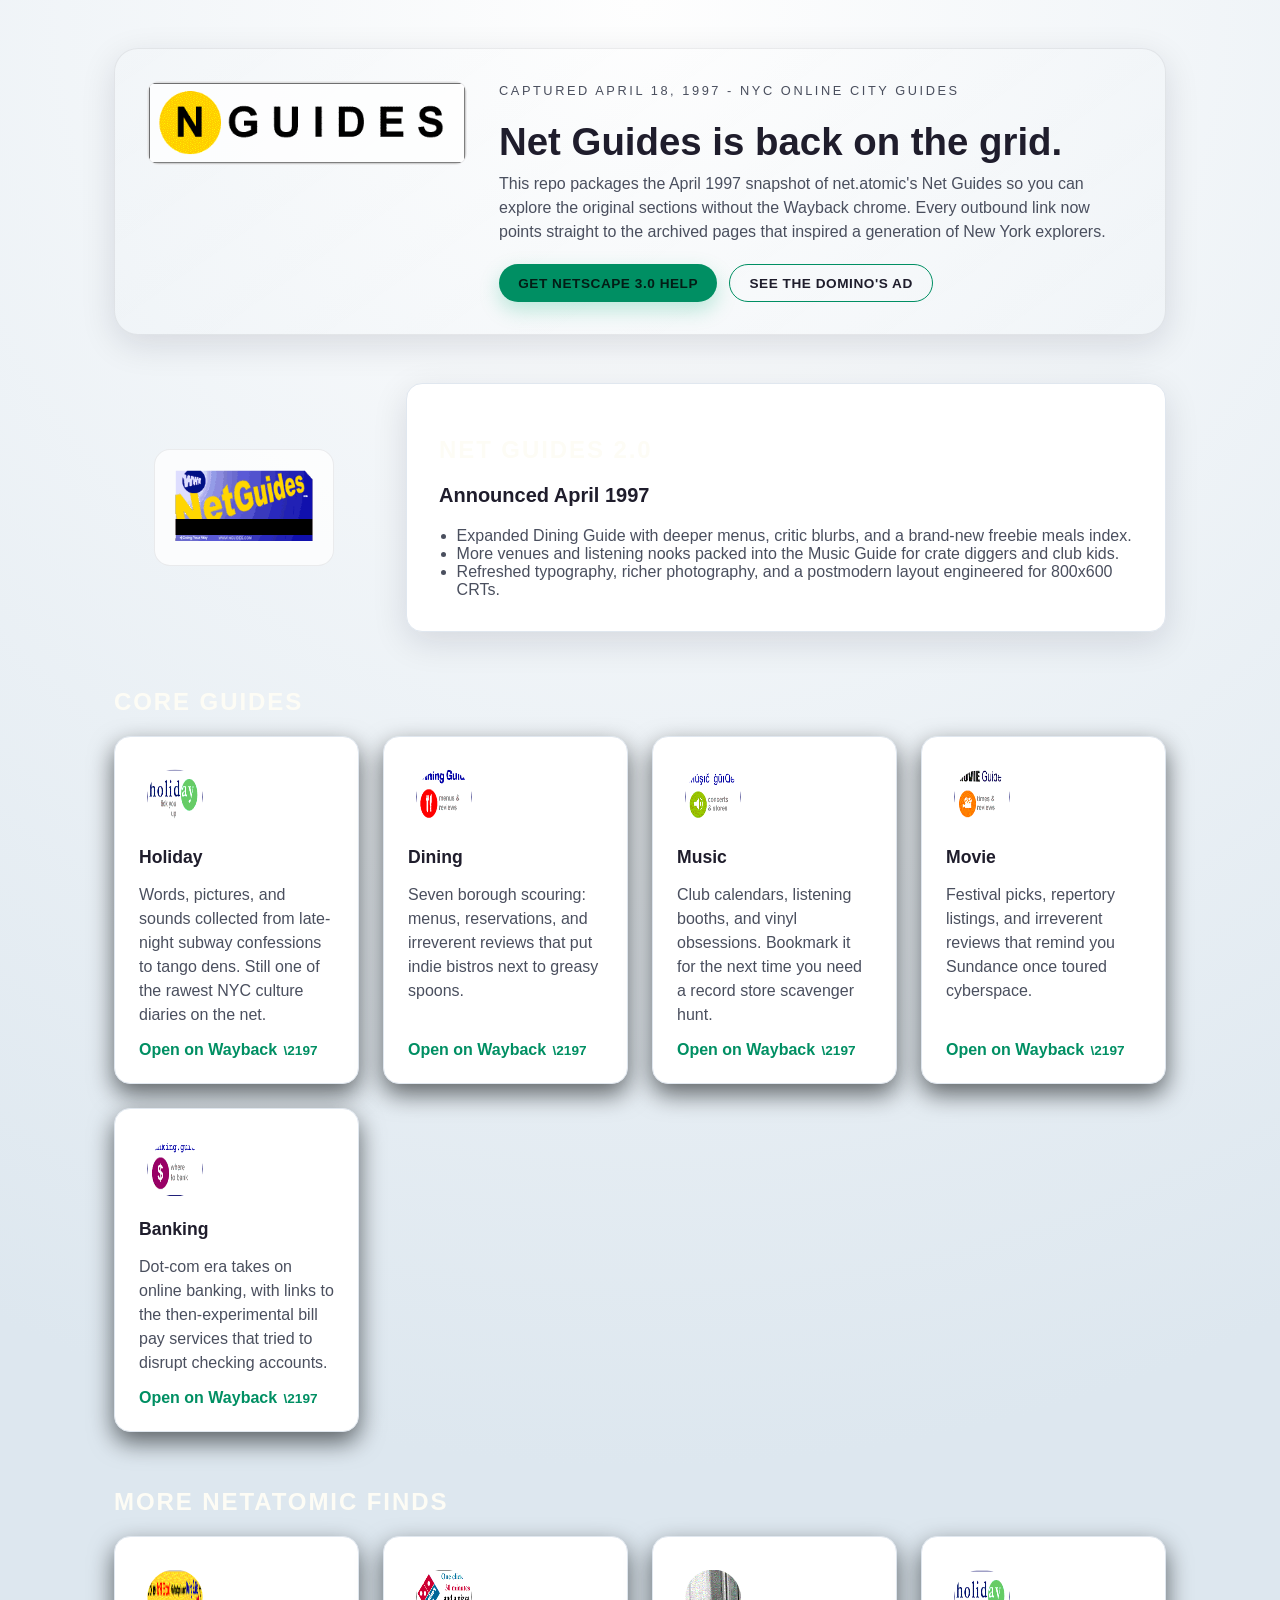
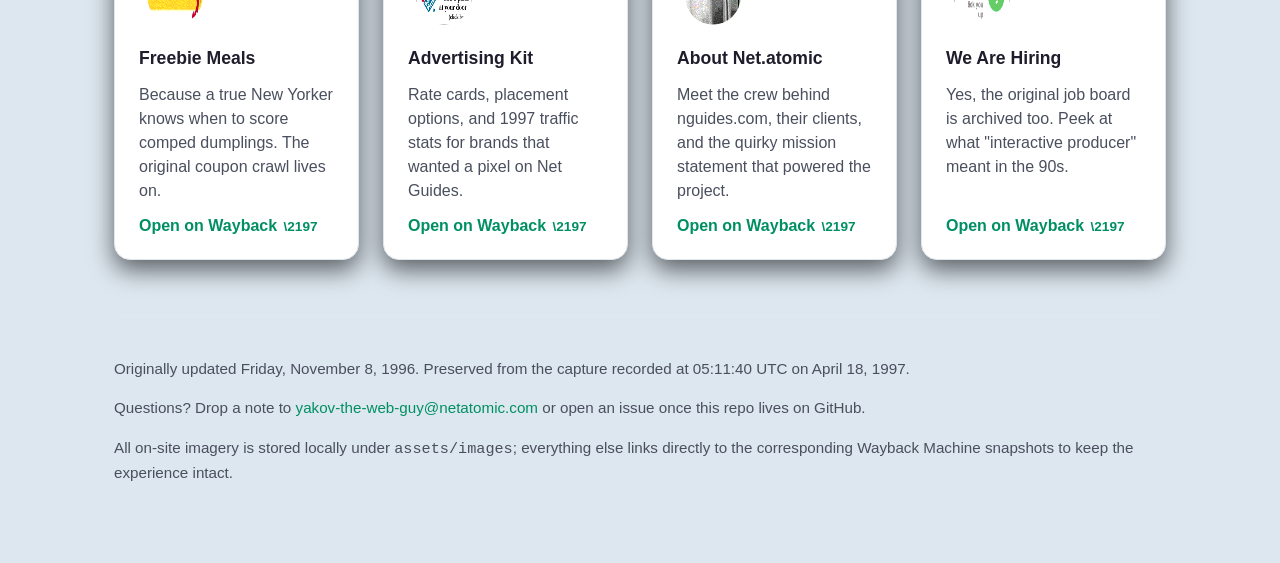
<file: index.html>
<!DOCTYPE html>
<html lang="en">
<head>
  <meta charset="utf-8">
  <meta name="viewport" content="width=device-width, initial-scale=1">
  <meta name="description" content="A cleaned-up snapshot of Net Guides (1997) with working Wayback Machine links.">
  <title>Net Guides - 1997 Snapshot</title>
  <link rel="stylesheet" href="assets/styles.css">
</head>
<body>
  <main>
    <header class="hero">
      <img src="assets/images/nguide.gif" alt="Net Guides title card">
      <div class="hero__content">
        <p class="eyebrow">Captured April 18, 1997 - NYC online city guides</p>
        <h1>Net Guides is back on the grid.</h1>
        <p>
          This repo packages the April 1997 snapshot of net.atomic's Net Guides so you can explore
          the original sections without the Wayback chrome. Every outbound link now points straight
          to the archived pages that inspired a generation of New York explorers.
        </p>
        <div class="hero__actions">
          <a class="btn" href="https://web.archive.org/web/19970418051140/http://www.nguides.com/netscape/" rel="noreferrer noopener" target="_blank">Get Netscape 3.0 help</a>
          <a class="btn btn--ghost" href="https://web.archive.org/web/19970418051140/http://www.nguides.com/dominos/" rel="noreferrer noopener" target="_blank">See the Domino's ad</a>
        </div>
      </div>
    </header>

    <section class="news">
      <figure class="news__image">
        <img src="assets/images/ng-card.gif" alt="Net Guides 2.0 card" style="width:100%;height:auto;">
      </figure>
      <article class="news__card">
        <h2>Net Guides 2.0</h2>
        <h3>Announced April 1997</h3>
        <ul>
          <li>Expanded Dining Guide with deeper menus, critic blurbs, and a brand-new freebie meals index.</li>
          <li>More venues and listening nooks packed into the Music Guide for crate diggers and club kids.</li>
          <li>Refreshed typography, richer photography, and a postmodern layout engineered for 800x600 CRTs.</li>
        </ul>
      </article>
    </section>

    <section>
      <h2>Core Guides</h2>
      <div class="card-grid">
        <article class="card">
          <img src="assets/images/h-icon.gif" class="card__icon" alt="Holiday icon">
          <h3 class="card__title">Holiday</h3>
          <p class="card__body">Words, pictures, and sounds collected from late-night subway confessions to tango dens. Still one of the rawest NYC culture diaries on the net.</p>
          <div class="card__actions">
            <a class="card__link" href="https://web.archive.org/web/19970418050812/http://www.netatomic.com/holiday/" target="_blank" rel="noreferrer noopener">Open on Wayback</a>
          </div>
        </article>

        <article class="card">
          <img src="assets/images/dg-icon.gif" class="card__icon" alt="Dining icon">
          <h3 class="card__title">Dining</h3>
          <p class="card__body">Seven borough scouring: menus, reservations, and irreverent reviews that put indie bistros next to greasy spoons.</p>
          <div class="card__actions">
            <a class="card__link" href="https://web.archive.org/web/19970418050829/http://www.netatomic.com/dining/" target="_blank" rel="noreferrer noopener">Open on Wayback</a>
          </div>
        </article>

        <article class="card">
          <img src="assets/images/mg-icon.gif" class="card__icon" alt="Music icon">
          <h3 class="card__title">Music</h3>
          <p class="card__body">Club calendars, listening booths, and vinyl obsessions. Bookmark it for the next time you need a record store scavenger hunt.</p>
          <div class="card__actions">
            <a class="card__link" href="https://web.archive.org/web/19970418050846/http://www.netatomic.com/music/" target="_blank" rel="noreferrer noopener">Open on Wayback</a>
          </div>
        </article>

        <article class="card">
          <img src="assets/images/movg-icon.gif" class="card__icon" alt="Movie icon">
          <h3 class="card__title">Movie</h3>
          <p class="card__body">Festival picks, repertory listings, and irreverent reviews that remind you Sundance once toured cyberspace.</p>
          <div class="card__actions">
            <a class="card__link" href="https://web.archive.org/web/19970418050903/http://www.netatomic.com/movie/" target="_blank" rel="noreferrer noopener">Open on Wayback</a>
          </div>
        </article>

        <article class="card">
          <img src="assets/images/bg-icon.gif" class="card__icon" alt="Banking icon">
          <h3 class="card__title">Banking</h3>
          <p class="card__body">Dot-com era takes on online banking, with links to the then-experimental bill pay services that tried to disrupt checking accounts.</p>
          <div class="card__actions">
            <a class="card__link" href="https://web.archive.org/web/19970418050919/http://www.netatomic.com/banking/" target="_blank" rel="noreferrer noopener">Open on Wayback</a>
          </div>
        </article>
      </div>
    </section>

    <section>
      <h2>More Netatomic Finds</h2>
      <div class="card-grid">
        <article class="card">
          <img src="assets/images/freebie.gif" class="card__icon" alt="Freebie icon">
          <h3 class="card__title">Freebie Meals</h3>
          <p class="card__body">Because a true New Yorker knows when to score comped dumplings. The original coupon crawl lives on.</p>
          <div class="card__actions">
            <a class="card__link" href="https://web.archive.org/web/19970418051031/http://www.netatomic.com/freebie/index.html" target="_blank" rel="noreferrer noopener">Open on Wayback</a>
          </div>
        </article>

        <article class="card">
          <img src="assets/images/ad.gif" class="card__icon" alt="Advertising icon">
          <h3 class="card__title">Advertising Kit</h3>
          <p class="card__body">Rate cards, placement options, and 1997 traffic stats for brands that wanted a pixel on Net Guides.</p>
          <div class="card__actions">
            <a class="card__link" href="https://web.archive.org/web/19970418051057/http://www.netatomic.com/ads/" target="_blank" rel="noreferrer noopener">Open on Wayback</a>
          </div>
        </article>

        <article class="card">
          <img src="assets/images/nguide-logo-bottom.gif" class="card__icon" alt="Netatomic logo">
          <h3 class="card__title">About Net.atomic</h3>
          <p class="card__body">Meet the crew behind nguides.com, their clients, and the quirky mission statement that powered the project.</p>
          <div class="card__actions">
            <a class="card__link" href="https://web.archive.org/web/19970418051115/http://www.netatomic.com/about/" target="_blank" rel="noreferrer noopener">Open on Wayback</a>
          </div>
        </article>

        <article class="card">
          <img src="assets/images/h-icon.gif" class="card__icon" alt="Hiring icon">
          <h3 class="card__title">We Are Hiring</h3>
          <p class="card__body">Yes, the original job board is archived too. Peek at what "interactive producer" meant in the 90s.</p>
          <div class="card__actions">
            <a class="card__link" href="https://web.archive.org/web/19970418051125/http://www.netatomic.com/hiring/" target="_blank" rel="noreferrer noopener">Open on Wayback</a>
          </div>
        </article>
      </div>
    </section>

    <footer>
      <p>Originally updated Friday, November 8, 1996. Preserved from the capture recorded at 05:11:40 UTC on April 18, 1997.</p>
      <p>Questions? Drop a note to <a href="mailto:yakov-the-web-guy@netatomic.com">yakov-the-web-guy@netatomic.com</a> or open an issue once this repo lives on GitHub.</p>
      <p>All on-site imagery is stored locally under <code>assets/images</code>; everything else links directly to the corresponding Wayback Machine snapshots to keep the experience intact.</p>
    </footer>
  </main>
</body>
</html>
</file>
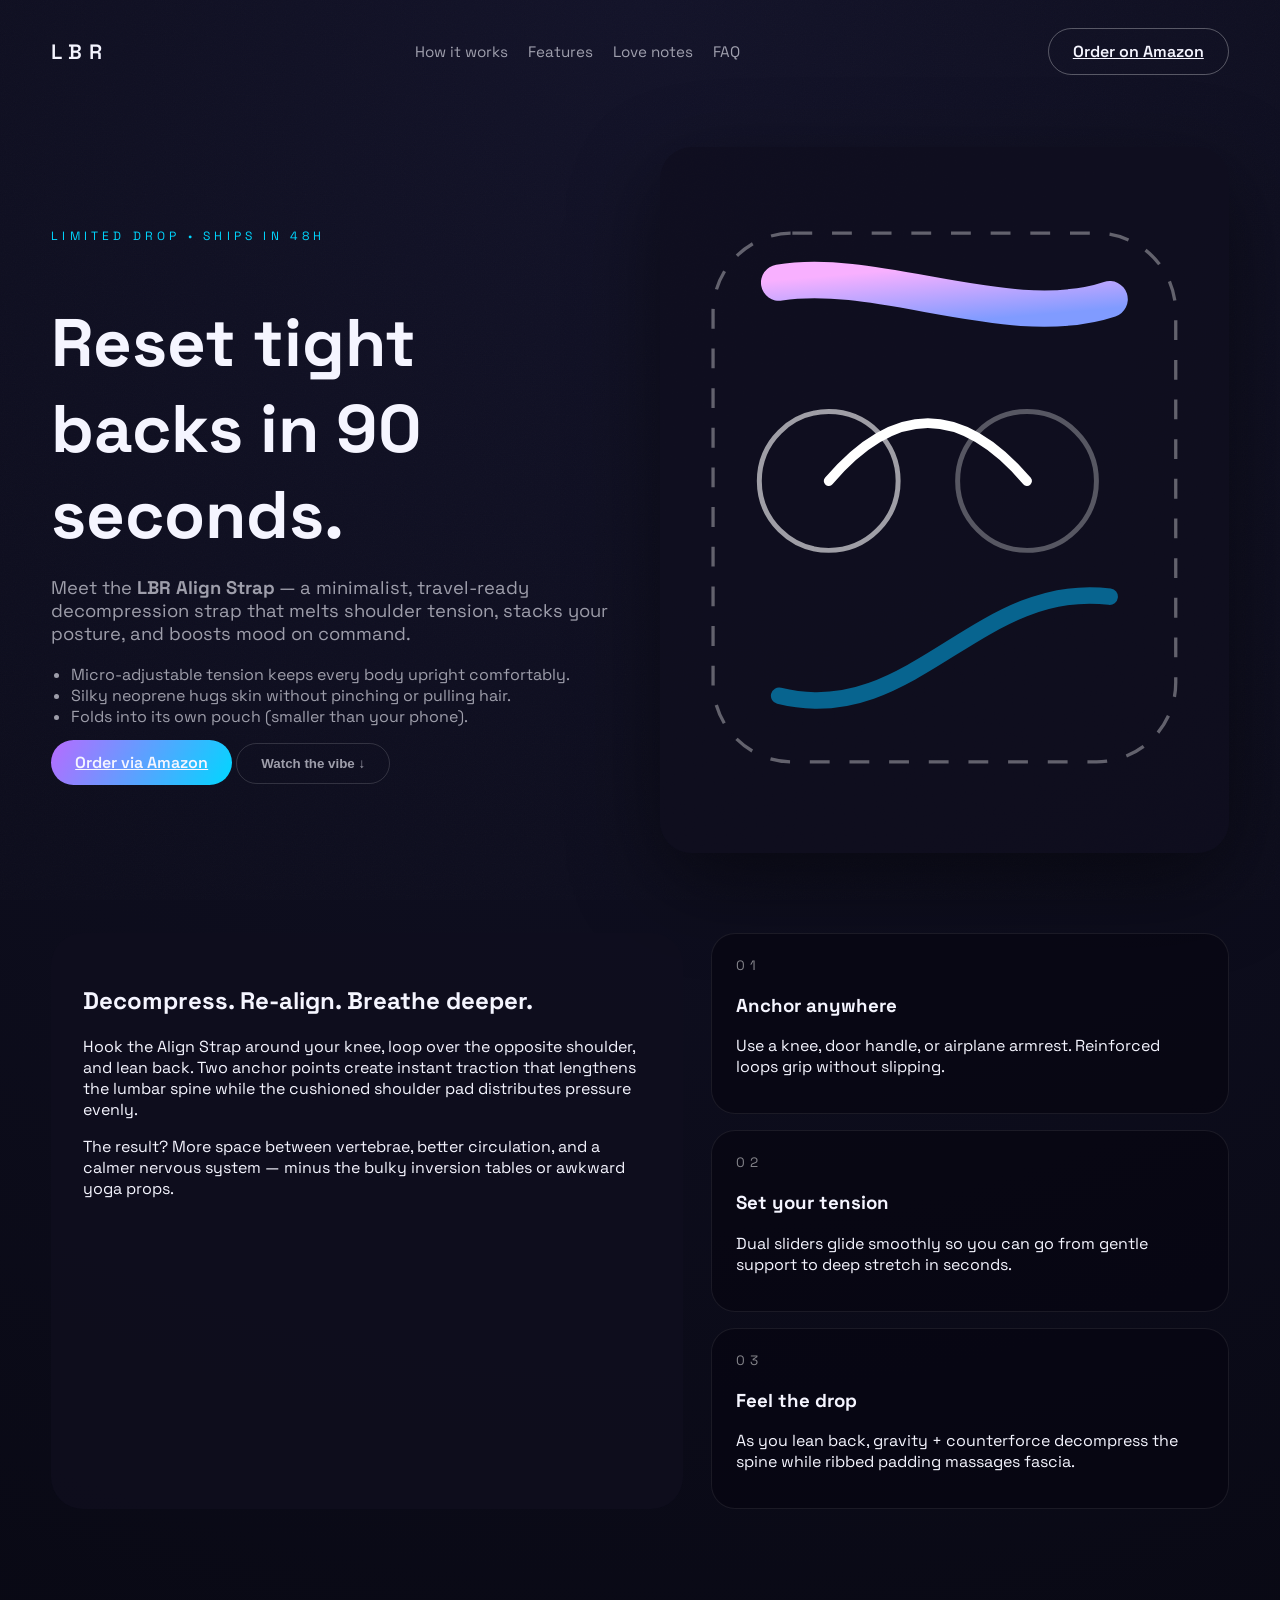
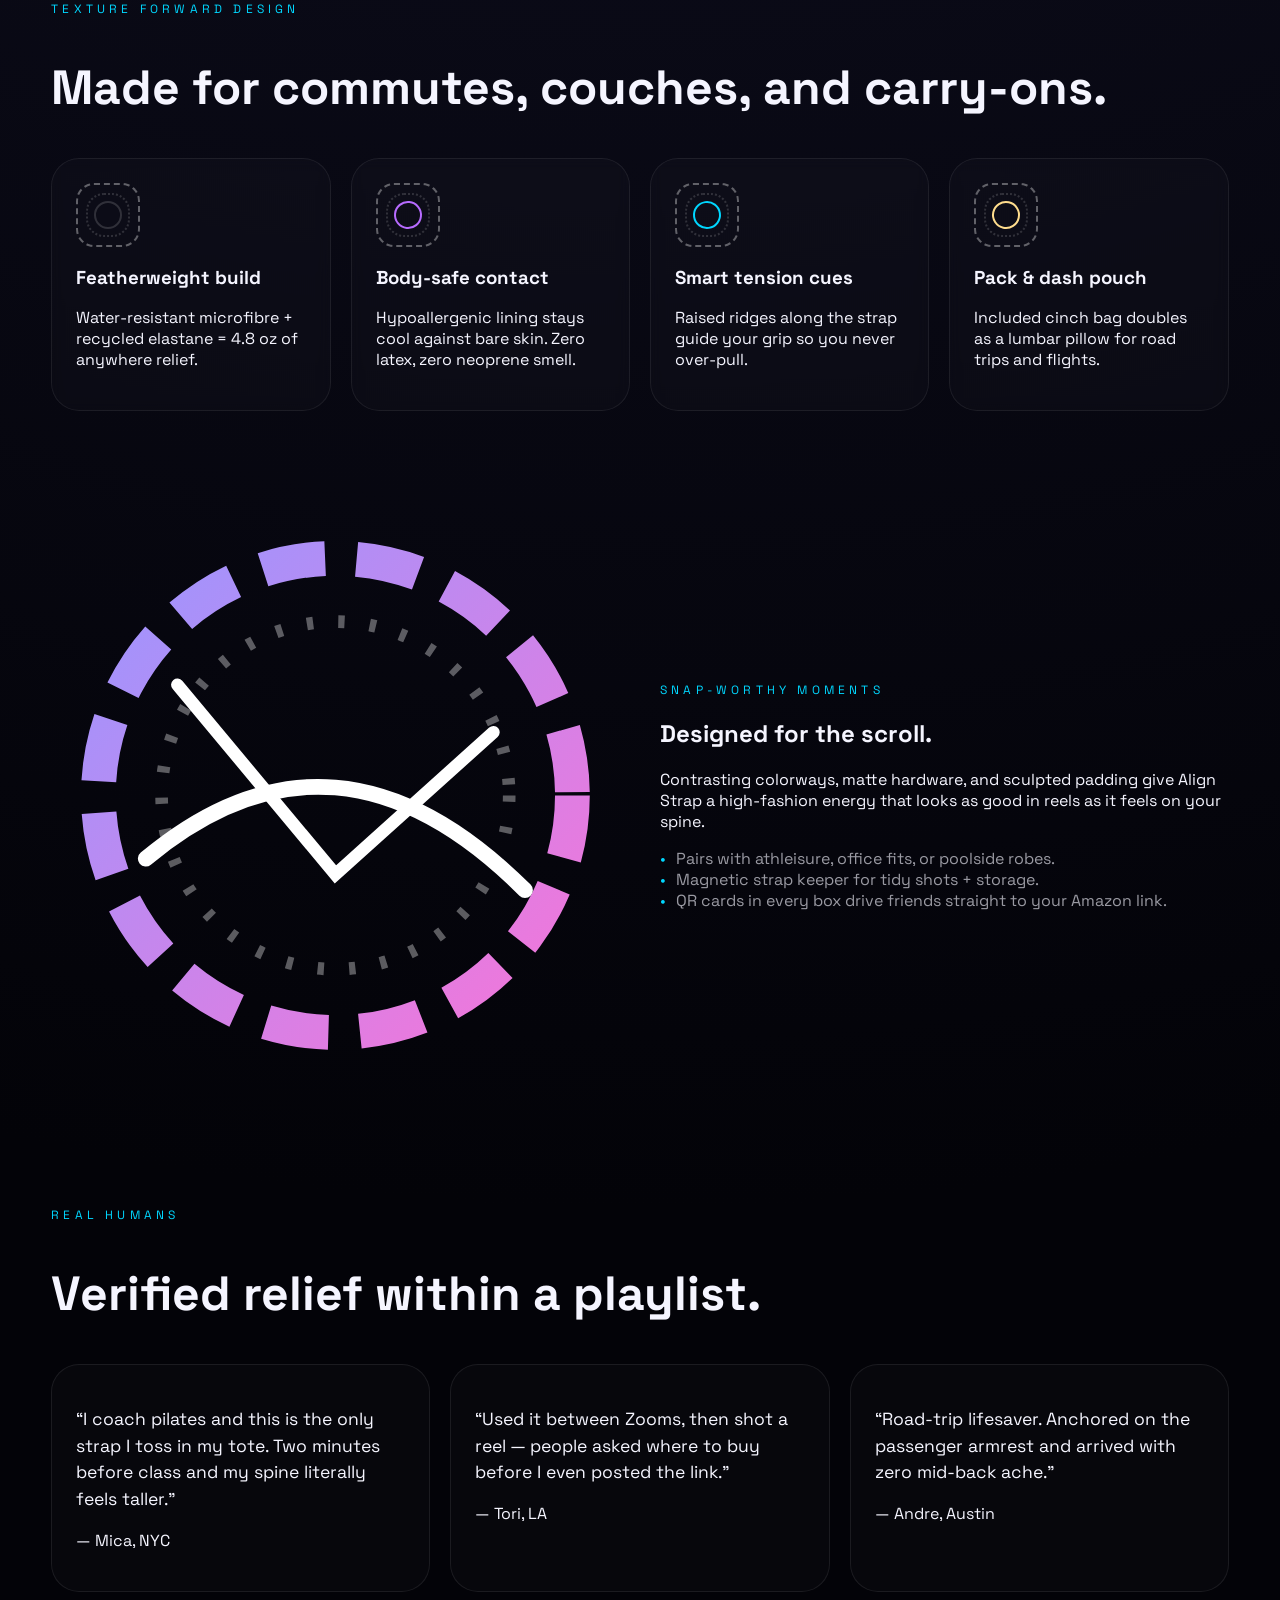
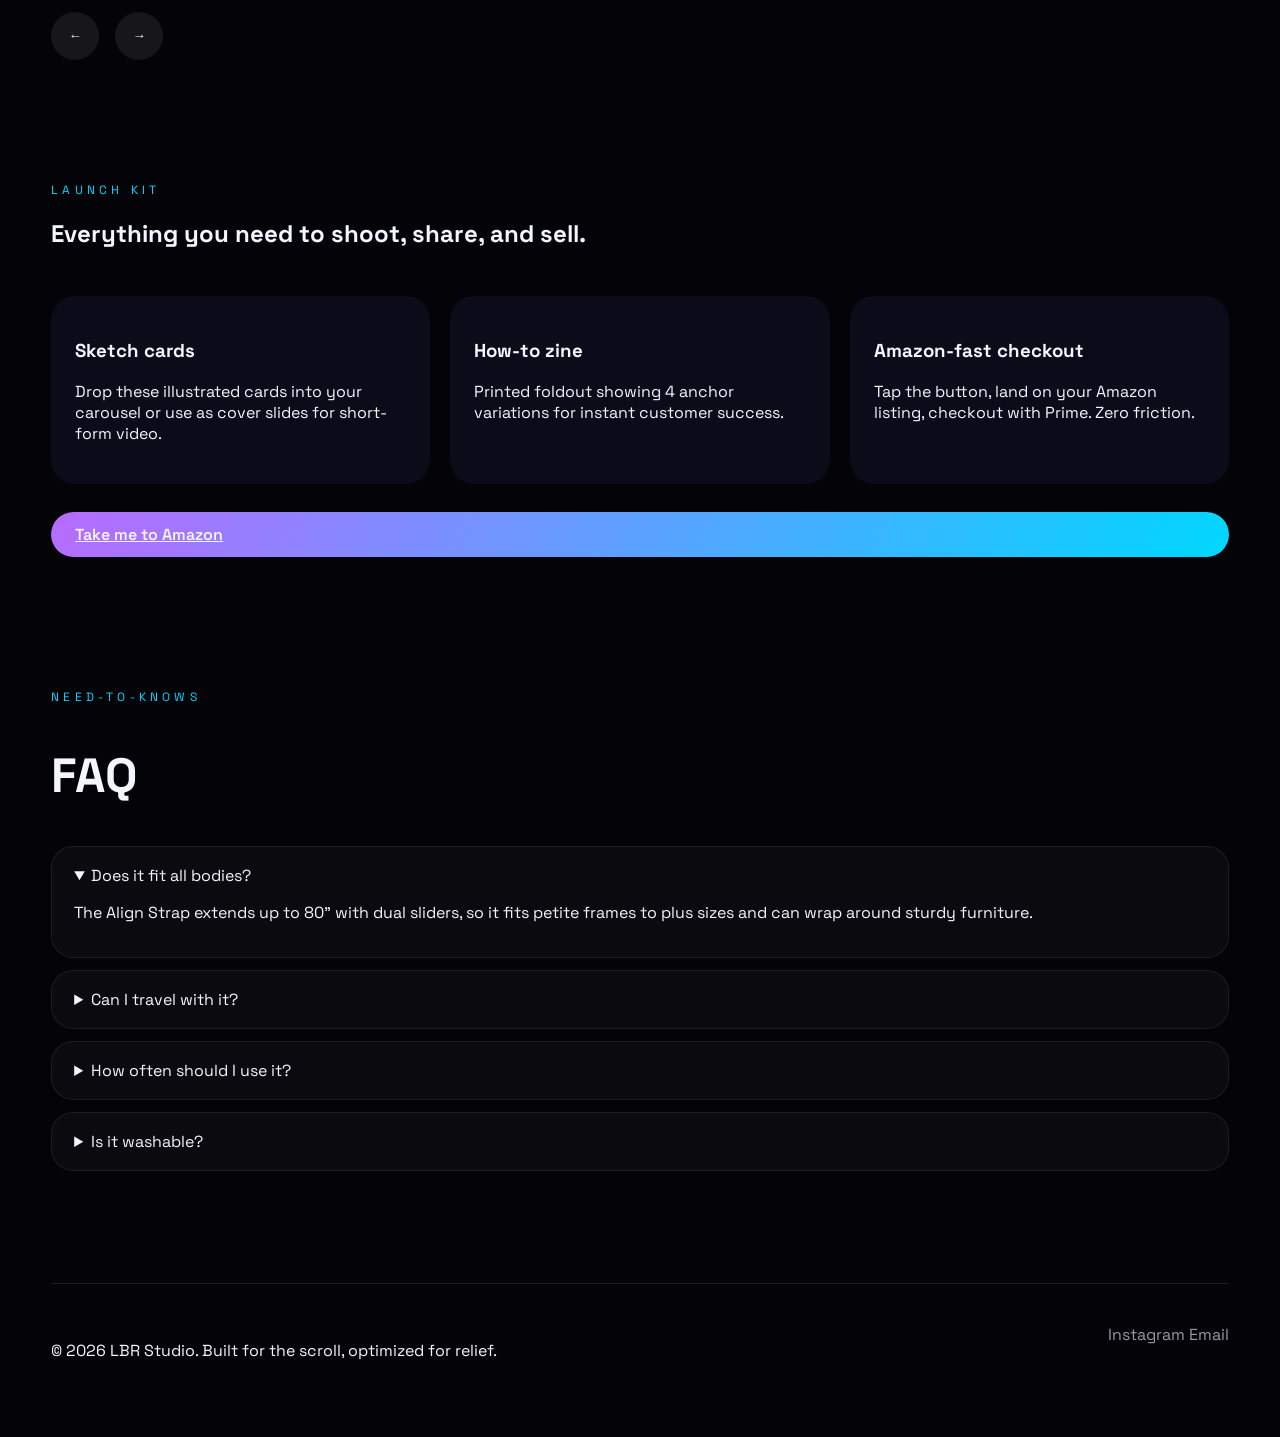
<file: LBR/index.html>
<!DOCTYPE html>
<html lang="en">
  <head>
    <meta charset="UTF-8" />
    <meta name="viewport" content="width=device-width, initial-scale=1" />
    <title>LBR Align Strap — Instant posture reset on demand</title>
    <meta name="description" content="LBR Align Strap is a compact, travel-ready posture aid that decompresses your back in 90 seconds and keeps you flowing all day." />
    <link rel="preconnect" href="https://fonts.googleapis.com" />
    <link rel="preconnect" href="https://fonts.gstatic.com" crossorigin />
    <link href="https://fonts.googleapis.com/css2?family=Space+Grotesk:wght@400;500;600;700&display=swap" rel="stylesheet" />
    <link rel="stylesheet" href="styles.css" />
  </head>
  <body>
    <div class="grain"></div>
    <header class="shell">
      <div class="logo">LBR</div>
      <nav>
        <a href="#science">How it works</a>
        <a href="#features">Features</a>
        <a href="#testimonials">Love notes</a>
        <a href="#faq">FAQ</a>
      </nav>
      <a class="ghost-btn" href="https://amzn.eu/d/066GnpsB" target="_blank" rel="noopener">Order on Amazon</a>
    </header>

    <main>
      <section class="hero shell">
        <div class="hero-copy">
          <p class="eyebrow">Limited drop • Ships in 48h</p>
          <h1>Reset tight backs in 90 seconds.</h1>
          <p class="lede">
            Meet the <strong>LBR Align Strap</strong> — a minimalist, travel-ready decompression strap that melts shoulder tension, stacks your posture, and boosts mood on command.
          </p>
          <ul class="hero-points">
            <li>Micro-adjustable tension keeps every body upright comfortably.</li>
            <li>Silky neoprene hugs skin without pinching or pulling hair.</li>
            <li>Folds into its own pouch (smaller than your phone).</li>
          </ul>
          <div class="cta-group">
            <a class="primary-btn" href="https://amzn.eu/d/066GnpsB" target="_blank" rel="noopener">Order via Amazon</a>
            <button class="secondary-btn" id="scroll-to-story">Watch the vibe ↓</button>
          </div>
        </div>
        <div class="hero-illustration" aria-label="Illustration of LBR Align Strap">
          <svg viewBox="0 0 320 400" role="img" aria-hidden="true">
            <defs>
              <linearGradient id="strap" x1="0" y1="0" x2="1" y2="1">
                <stop offset="0%" stop-color="#f8b0ff" />
                <stop offset="100%" stop-color="#809BFF" />
              </linearGradient>
            </defs>
            <rect x="20" y="40" width="280" height="320" rx="48" fill="none" stroke="rgba(255,255,255,0.35)" stroke-width="2" stroke-dasharray="12 12" />
            <path d="M60 70 C120 60, 200 100, 260 80" stroke="url(#strap)" stroke-width="22" stroke-linecap="round" fill="none" />
            <path d="M60 320 C140 340, 180 250, 260 260" stroke="#0bf" stroke-width="10" stroke-linecap="round" fill="none" opacity="0.5" />
            <circle cx="90" cy="190" r="42" stroke="#fff" stroke-width="3" fill="none" opacity="0.6" />
            <circle cx="210" cy="190" r="42" stroke="#fff" stroke-width="3" fill="none" opacity="0.3" />
            <path d="M90 190 Q150 120 210 190" stroke="#fff" stroke-width="6" fill="none" stroke-linecap="round" />
          </svg>
        </div>
      </section>

      <section id="science" class="story shell">
        <div class="story-card">
          <h2>Decompress. Re-align. Breathe deeper.</h2>
          <p>
            Hook the Align Strap around your knee, loop over the opposite shoulder, and lean back. Two anchor points create instant traction that lengthens the lumbar spine while the cushioned shoulder pad distributes pressure evenly.
          </p>
          <p>
            The result? More space between vertebrae, better circulation, and a calmer nervous system — minus the bulky inversion tables or awkward yoga props.
          </p>
        </div>
        <div class="story-steps">
          <article>
            <span>01</span>
            <h3>Anchor anywhere</h3>
            <p>Use a knee, door handle, or airplane armrest. Reinforced loops grip without slipping.</p>
          </article>
          <article>
            <span>02</span>
            <h3>Set your tension</h3>
            <p>Dual sliders glide smoothly so you can go from gentle support to deep stretch in seconds.</p>
          </article>
          <article>
            <span>03</span>
            <h3>Feel the drop</h3>
            <p>As you lean back, gravity + counterforce decompress the spine while ribbed padding massages fascia.</p>
          </article>
        </div>
      </section>

      <section id="features" class="features shell">
        <div class="section-heading">
          <p class="eyebrow">Texture forward design</p>
          <h2>Made for commutes, couches, and carry-ons.</h2>
        </div>
        <div class="feature-grid">
          <article>
            <div class="icon sketch" aria-hidden="true"></div>
            <h3>Featherweight build</h3>
            <p>Water-resistant microfibre + recycled elastane = 4.8 oz of anywhere relief.</p>
          </article>
          <article>
            <div class="icon sketch sketch-2" aria-hidden="true"></div>
            <h3>Body-safe contact</h3>
            <p>Hypoallergenic lining stays cool against bare skin. Zero latex, zero neoprene smell.</p>
          </article>
          <article>
            <div class="icon sketch sketch-3" aria-hidden="true"></div>
            <h3>Smart tension cues</h3>
            <p>Raised ridges along the strap guide your grip so you never over-pull.</p>
          </article>
          <article>
            <div class="icon sketch sketch-4" aria-hidden="true"></div>
            <h3>Pack & dash pouch</h3>
            <p>Included cinch bag doubles as a lumbar pillow for road trips and flights.</p>
          </article>
        </div>
      </section>

      <section class="split shell">
        <div class="split-illustration">
          <svg viewBox="0 0 360 360" role="img" aria-hidden="true">
            <defs>
              <linearGradient id="pulse" x1="0" y1="0" x2="1" y2="1">
                <stop offset="0%" stop-color="#9b96ff" />
                <stop offset="100%" stop-color="#f675d8" />
              </linearGradient>
            </defs>
            <circle cx="180" cy="180" r="150" stroke="url(#pulse)" stroke-width="22" fill="none" stroke-dasharray="40 20" />
            <circle cx="180" cy="180" r="110" stroke="rgba(255,255,255,0.35)" stroke-width="8" fill="none" stroke-dasharray="4 16" />
            <path d="M60 220 Q180 120 300 240" fill="none" stroke="#fff" stroke-width="10" stroke-linecap="round" />
            <path d="M80 110 L180 230 L280 140" fill="none" stroke="#fff" stroke-width="8" stroke-linecap="round" />
          </svg>
        </div>
        <div>
          <p class="eyebrow">Snap-worthy moments</p>
          <h2>Designed for the scroll.</h2>
          <p>
            Contrasting colorways, matte hardware, and sculpted padding give Align Strap a high-fashion energy that looks as good in reels as it feels on your spine.
          </p>
          <ul class="checks">
            <li>Pairs with athleisure, office fits, or poolside robes.</li>
            <li>Magnetic strap keeper for tidy shots + storage.</li>
            <li>QR cards in every box drive friends straight to your Amazon link.</li>
          </ul>
        </div>
      </section>

      <section class="social-proof shell">
        <div class="section-heading">
          <p class="eyebrow">Real humans</p>
          <h2>Verified relief within a playlist.</h2>
        </div>
        <div class="carousel" id="testimonials">
          <article>
            <p class="quote">“I coach pilates and this is the only strap I toss in my tote. Two minutes before class and my spine literally feels taller.”</p>
            <p class="author">— Mica, NYC</p>
          </article>
          <article>
            <p class="quote">“Used it between Zooms, then shot a reel — people asked where to buy before I even posted the link.”</p>
            <p class="author">— Tori, LA</p>
          </article>
          <article>
            <p class="quote">“Road-trip lifesaver. Anchored on the passenger armrest and arrived with zero mid-back ache.”</p>
            <p class="author">— Andre, Austin</p>
          </article>
        </div>
        <div class="carousel-controls">
          <button aria-label="Previous" data-direction="prev">←</button>
          <button aria-label="Next" data-direction="next">→</button>
        </div>
      </section>

      <section class="bundle shell" id="story">
        <div>
          <p class="eyebrow">Launch kit</p>
          <h2>Everything you need to shoot, share, and sell.</h2>
        </div>
        <div class="bundle-grid">
          <article>
            <h3>Sketch cards</h3>
            <p>Drop these illustrated cards into your carousel or use as cover slides for short-form video.</p>
          </article>
          <article>
            <h3>How-to zine</h3>
            <p>Printed foldout showing 4 anchor variations for instant customer success.</p>
          </article>
          <article>
            <h3>Amazon-fast checkout</h3>
            <p>Tap the button, land on your Amazon listing, checkout with Prime. Zero friction.</p>
          </article>
        </div>
        <a class="primary-btn" href="https://amzn.eu/d/066GnpsB" target="_blank" rel="noopener">Take me to Amazon</a>
      </section>

      <section id="faq" class="faq shell">
        <div class="section-heading">
          <p class="eyebrow">Need-to-knows</p>
          <h2>FAQ</h2>
        </div>
        <div class="faq-list">
          <details open>
            <summary>Does it fit all bodies?</summary>
            <p>The Align Strap extends up to 80" with dual sliders, so it fits petite frames to plus sizes and can wrap around sturdy furniture.</p>
          </details>
          <details>
            <summary>Can I travel with it?</summary>
            <p>Yes! TSA-friendly, folds into a 6" pouch, and doubles as a comfy flight foot hammock.</p>
          </details>
          <details>
            <summary>How often should I use it?</summary>
            <p>Start with 2-minute holds, 2-3 times daily. Increase duration as your body adapts.</p>
          </details>
          <details>
            <summary>Is it washable?</summary>
            <p>Spot clean with gentle soap or toss into a delicate wash bag, then air dry flat.</p>
          </details>
        </div>
      </section>
    </main>

    <footer class="shell">
      <p>© <span id="year"></span> LBR Studio. Built for the scroll, optimized for relief.</p>
      <div class="socials">
        <a href="https://instagram.com" target="_blank" rel="noopener">Instagram</a>
        <a href="mailto:hey@lbrstudio.com">Email</a>
      </div>
    </footer>

    <script src="script.js" defer></script>
  </body>
</html>
</file>
<file: assets/styles.css>
:root {
  --page-bg: #050608;
  --card-bg: #11131a;
  --card-border: #1f2230;
  --text-color: #f6f7f2;
  --muted: #c7d2c2;
  --accent: #00b377;
  --accent-dark: #00845a;
  --accent-soft: rgba(0, 179, 119, 0.15);
  --hero-border: rgba(255, 255, 255, 0.1);
  --shadow: 0 15px 35px rgba(5, 6, 8, 0.55);
}

* {
  box-sizing: border-box;
}

body {
  margin: 0;
  font-family: 'Trebuchet MS', 'Gill Sans', 'Helvetica Neue', Arial, sans-serif;
  color: var(--text-color);
  background: radial-gradient(circle at top, #172028 0%, #050608 55%);
  min-height: 100vh;
}

a {
  color: var(--accent);
  text-decoration: none;
}

a:hover,
a:focus {
  color: #25f3b0;
}

main {
  max-width: 1100px;
  margin: 0 auto;
  padding: 3rem 1.5rem 4rem;
}

.hero {
  display: grid;
  grid-template-columns: minmax(220px, 320px) 1fr;
  gap: 2rem;
  padding: 2rem;
  border-radius: 1.5rem;
  border: 1px solid var(--hero-border);
  background: linear-gradient(145deg, rgba(255, 255, 255, 0.05), rgba(255, 255, 255, 0));
  box-shadow: var(--shadow);
  margin-bottom: 3rem;
}

.hero img {
  width: 100%;
  border-radius: 0.75rem;
  border: 1px solid var(--hero-border);
  background: rgba(0, 0, 0, 0.35);
}

.hero__content h1 {
  margin: 0 0 0.5rem;
  font-size: clamp(2rem, 3vw, 2.8rem);
}

.hero__content p {
  margin: 0 0 1.25rem;
  color: var(--muted);
  line-height: 1.5;
}

.eyebrow {
  text-transform: uppercase;
  letter-spacing: 0.2em;
  font-size: 0.8rem;
  color: var(--muted);
  margin-bottom: 0.75rem;
}

.hero__actions {
  display: flex;
  flex-wrap: wrap;
  gap: 0.75rem;
}

.btn {
  display: inline-flex;
  align-items: center;
  gap: 0.4rem;
  padding: 0.65rem 1.2rem;
  font-weight: 600;
  background: var(--accent);
  color: #031d16;
  border-radius: 999px;
  text-transform: uppercase;
  letter-spacing: 0.04em;
  font-size: 0.85rem;
  transition: transform 120ms ease, box-shadow 120ms ease;
  box-shadow: 0 8px 20px rgba(0, 179, 119, 0.25);
}

.btn--ghost {
  background: transparent;
  border: 1px solid var(--accent);
  color: var(--text-color);
  box-shadow: none;
}

.btn:hover,
.btn:focus-visible {
  transform: translateY(-2px);
}

section {
  margin-bottom: 3.5rem;
}

section h2 {
  font-size: 1.5rem;
  margin-bottom: 1.25rem;
  letter-spacing: 0.08em;
  text-transform: uppercase;
  color: #fdfcf5;
}

.card-grid {
  display: grid;
  gap: 1.5rem;
  grid-template-columns: repeat(auto-fit, minmax(220px, 1fr));
}

.card {
  background: var(--card-bg);
  border: 1px solid var(--card-border);
  border-radius: 1rem;
  padding: 1.5rem;
  box-shadow: 0 10px 25px rgba(4, 6, 9, 0.6);
  display: flex;
  flex-direction: column;
  gap: 0.9rem;
}

.card__icon {
  width: 72px;
  height: 72px;
  border-radius: 50%;
  border: 2px solid rgba(255, 255, 255, 0.08);
  padding: 0.4rem;
  background: rgba(255, 255, 255, 0.03);
}

.card__title {
  font-size: 1.1rem;
  margin: 0;
}

.card__body {
  margin: 0;
  color: var(--muted);
  line-height: 1.5;
}

.card__actions {
  margin-top: auto;
}

.card__link {
  font-weight: 600;
  color: var(--accent);
  display: inline-flex;
  align-items: center;
  gap: 0.4rem;
}

.card__link::after {
  content: '\\2197';
  font-size: 0.85em;
}

.news {
  display: grid;
  grid-template-columns: minmax(200px, 260px) 1fr;
  gap: 2rem;
  align-items: center;
}

.news__image {
  border-radius: 1rem;
  border: 1px solid var(--hero-border);
  background: rgba(0, 0, 0, 0.3);
  padding: 1.25rem;
}

.news__card {
  background: var(--card-bg);
  border-radius: 1rem;
  border: 1px solid var(--card-border);
  padding: 2rem;
  box-shadow: var(--shadow);
}

.news__card h3 {
  margin-top: 0;
  font-size: 1.25rem;
}

.news__card ul {
  margin: 0;
  padding-left: 1.1rem;
  color: var(--muted);
}

footer {
  border-top: 1px solid rgba(255, 255, 255, 0.08);
  padding-top: 1.5rem;
  color: var(--muted);
  font-size: 0.95rem;
  line-height: 1.6;
}

footer a {
  color: var(--accent);
}

@media (max-width: 800px) {
  .hero,
  .news {
    grid-template-columns: 1fr;
  }
}

@media (prefers-color-scheme: light) {
  :root {
    --page-bg: #f6f6f9;
    --card-bg: #ffffff;
    --card-border: #e0e7ef;
    --text-color: #1f1d2c;
    --muted: #4a4f5e;
    --accent: #008f63;
    --accent-dark: #026548;
    --accent-soft: rgba(0, 143, 99, 0.12);
    --hero-border: rgba(32, 32, 40, 0.08);
    --shadow: 0 10px 35px rgba(15, 20, 40, 0.12);
  }

  body {
    background: radial-gradient(circle at top, #fefefe 0%, #dde7ef 65%);
  }

  .hero img,
  .news__image {
    background: rgba(255, 255, 255, 0.75);
  }
}
</file>
<file: LBR/styles.css>
:root {
  --bg: #05050b;
  --card: rgba(15, 14, 30, 0.8);
  --text: #f5f5ff;
  --muted: rgba(245, 245, 255, 0.62);
  --accent: #b76bff;
  --accent-2: #00d7ff;
  --font: 'Space Grotesk', 'Helvetica Neue', sans-serif;
}

* {
  box-sizing: border-box;
}

body {
  margin: 0;
  font-family: var(--font);
  background: radial-gradient(circle at top, #131329, #030308 60%);
  color: var(--text);
  min-height: 100vh;
  overflow-x: hidden;
}

.shell {
  width: min(1200px, 92vw);
  margin-inline: auto;
  position: relative;
  z-index: 2;
}

header {
  padding: 28px 0 12px;
  display: flex;
  align-items: center;
  justify-content: space-between;
  gap: 16px;
}

.logo {
  font-size: 1.3rem;
  letter-spacing: 0.3em;
  font-weight: 600;
}

nav {
  display: flex;
  gap: 20px;
  flex-wrap: wrap;
}

nav a {
  color: var(--muted);
  text-decoration: none;
  font-size: 0.95rem;
}

nav a:hover {
  color: var(--text);
}

.ghost-btn,
.primary-btn,
.secondary-btn {
  border-radius: 999px;
  padding: 12px 24px;
  font-weight: 600;
  border: 1px solid rgba(255, 255, 255, 0.3);
  background: transparent;
  color: var(--text);
  cursor: pointer;
  transition: transform 0.2s ease, background 0.2s ease;
}

.primary-btn {
  background: linear-gradient(120deg, var(--accent), var(--accent-2));
  border: none;
}

.primary-btn:hover,
.secondary-btn:hover,
.ghost-btn:hover {
  transform: translateY(-2px);
}

.secondary-btn {
  border-color: rgba(255, 255, 255, 0.15);
  color: var(--muted);
}

.hero {
  display: grid;
  grid-template-columns: repeat(auto-fit, minmax(280px, 1fr));
  gap: 40px;
  padding: 60px 0 40px;
  align-items: center;
}

.hero-copy h1 {
  font-size: clamp(2.4rem, 7vw, 4.2rem);
  margin-bottom: 12px;
}

.lede {
  font-size: 1.15rem;
  color: var(--muted);
  max-width: 50ch;
}

.hero-points {
  padding-left: 20px;
  color: var(--muted);
}

.hero-illustration {
  background: var(--card);
  border-radius: 32px;
  padding: 20px;
  box-shadow: 0 30px 90px rgba(0, 0, 0, 0.45);
}

.hero-illustration svg {
  width: 100%;
  height: auto;
}

.eyebrow {
  text-transform: uppercase;
  letter-spacing: 0.35em;
  font-size: 0.75rem;
  color: var(--accent-2);
}

.story {
  padding: 40px 0 20px;
  display: grid;
  grid-template-columns: minmax(0, 1.1fr) minmax(0, 0.9fr);
  gap: 28px;
}

.story-card {
  background: var(--card);
  border-radius: 32px;
  padding: 32px;
}

.story-steps {
  display: grid;
  gap: 16px;
}

.story-steps article {
  border: 1px solid rgba(255, 255, 255, 0.08);
  border-radius: 24px;
  padding: 20px 24px;
  background: rgba(7, 6, 18, 0.75);
}

.story-steps span {
  font-size: 0.85rem;
  letter-spacing: 0.3em;
  color: rgba(255, 255, 255, 0.5);
}

.section-heading h2 {
  font-size: clamp(2rem, 4vw, 3rem);
}

.features {
  padding: 60px 0;
}

.feature-grid {
  margin-top: 34px;
  display: grid;
  grid-template-columns: repeat(auto-fit, minmax(220px, 1fr));
  gap: 20px;
}

.feature-grid article {
  background: rgba(255, 255, 255, 0.02);
  border: 1px solid rgba(255, 255, 255, 0.07);
  border-radius: 28px;
  padding: 24px;
  backdrop-filter: blur(6px);
}

.icon {
  width: 64px;
  height: 64px;
  margin-bottom: 16px;
}

.sketch {
  border: 2px dashed rgba(255, 255, 255, 0.35);
  border-radius: 18px;
  position: relative;
}

.sketch::after,
.sketch::before {
  content: '';
  position: absolute;
  inset: 16px;
  border-radius: inherit;
  border: 2px solid rgba(255, 255, 255, 0.15);
}

.sketch::before {
  inset: 8px;
  border-style: dotted;
}

.sketch-2::after {
  transform: rotate(6deg);
  border-color: var(--accent);
}

.sketch-3::after {
  transform: rotate(-8deg);
  border-color: var(--accent-2);
}

.sketch-4::after {
  transform: rotate(12deg);
  border-color: #ffdd8d;
}

.split {
  padding: 40px 0 60px;
  display: grid;
  grid-template-columns: repeat(auto-fit, minmax(280px, 1fr));
  gap: 40px;
  align-items: center;
}

.split-illustration svg {
  width: 100%;
  height: auto;
}

.checks {
  list-style: none;
  padding-left: 0;
  color: var(--muted);
}

.checks li::before {
  content: '•';
  color: var(--accent-2);
  margin-right: 10px;
}

.social-proof {
  padding: 50px 0;
}

.carousel {
  display: grid;
  grid-template-columns: repeat(3, minmax(0, 1fr));
  gap: 20px;
}

.carousel article {
  background: rgba(255, 255, 255, 0.02);
  border-radius: 28px;
  padding: 24px;
  min-height: 200px;
  border: 1px solid rgba(255, 255, 255, 0.08);
}

.quote {
  font-size: 1.1rem;
  line-height: 1.5;
}

.carousel-controls {
  display: flex;
  gap: 16px;
  margin-top: 20px;
}

.carousel-controls button {
  width: 48px;
  height: 48px;
  border-radius: 50%;
  border: none;
  background: rgba(255, 255, 255, 0.08);
  color: var(--text);
  cursor: pointer;
}

.bundle {
  padding: 60px 0;
  display: flex;
  flex-direction: column;
  gap: 28px;
}

.bundle-grid {
  display: grid;
  grid-template-columns: repeat(auto-fit, minmax(220px, 1fr));
  gap: 20px;
}

.bundle-grid article {
  background: var(--card);
  border-radius: 24px;
  padding: 24px;
}

.faq {
  padding: 60px 0 100px;
}

.faq-list details {
  background: rgba(255, 255, 255, 0.03);
  border-radius: 22px;
  padding: 18px 22px;
  margin-bottom: 12px;
  border: 1px solid rgba(255, 255, 255, 0.08);
}

footer {
  padding: 40px 0 60px;
  display: flex;
  flex-wrap: wrap;
  justify-content: space-between;
  gap: 20px;
  border-top: 1px solid rgba(255, 255, 255, 0.1);
}

footer a {
  color: var(--muted);
  text-decoration: none;
}

.grain {
  position: fixed;
  inset: 0;
  background-image: url('data:image/svg+xml,%3Csvg xmlns="http://www.w3.org/2000/svg" width="160" height="160" viewBox="0 0 160 160"%3E%3Cfilter id="n" x="0" y="0" width="1" height="1"%3E%3CfeTurbulence type="fractalNoise" baseFrequency="0.9" numOctaves="2" stitchTiles="stitch"/%3E%3C/filter%3E%3Crect width="160" height="160" filter="url(%23n)" opacity="0.08"/%3E%3C/svg%3E');
  opacity: 0.3;
  pointer-events: none;
  z-index: 1;
}

@media (max-width: 768px) {
  header {
    flex-direction: column;
  }

  nav {
    justify-content: center;
  }

  .story {
    grid-template-columns: 1fr;
  }

  .carousel {
    grid-template-columns: 1fr;
  }

  footer {
    flex-direction: column;
    align-items: flex-start;
  }
}
</file>
